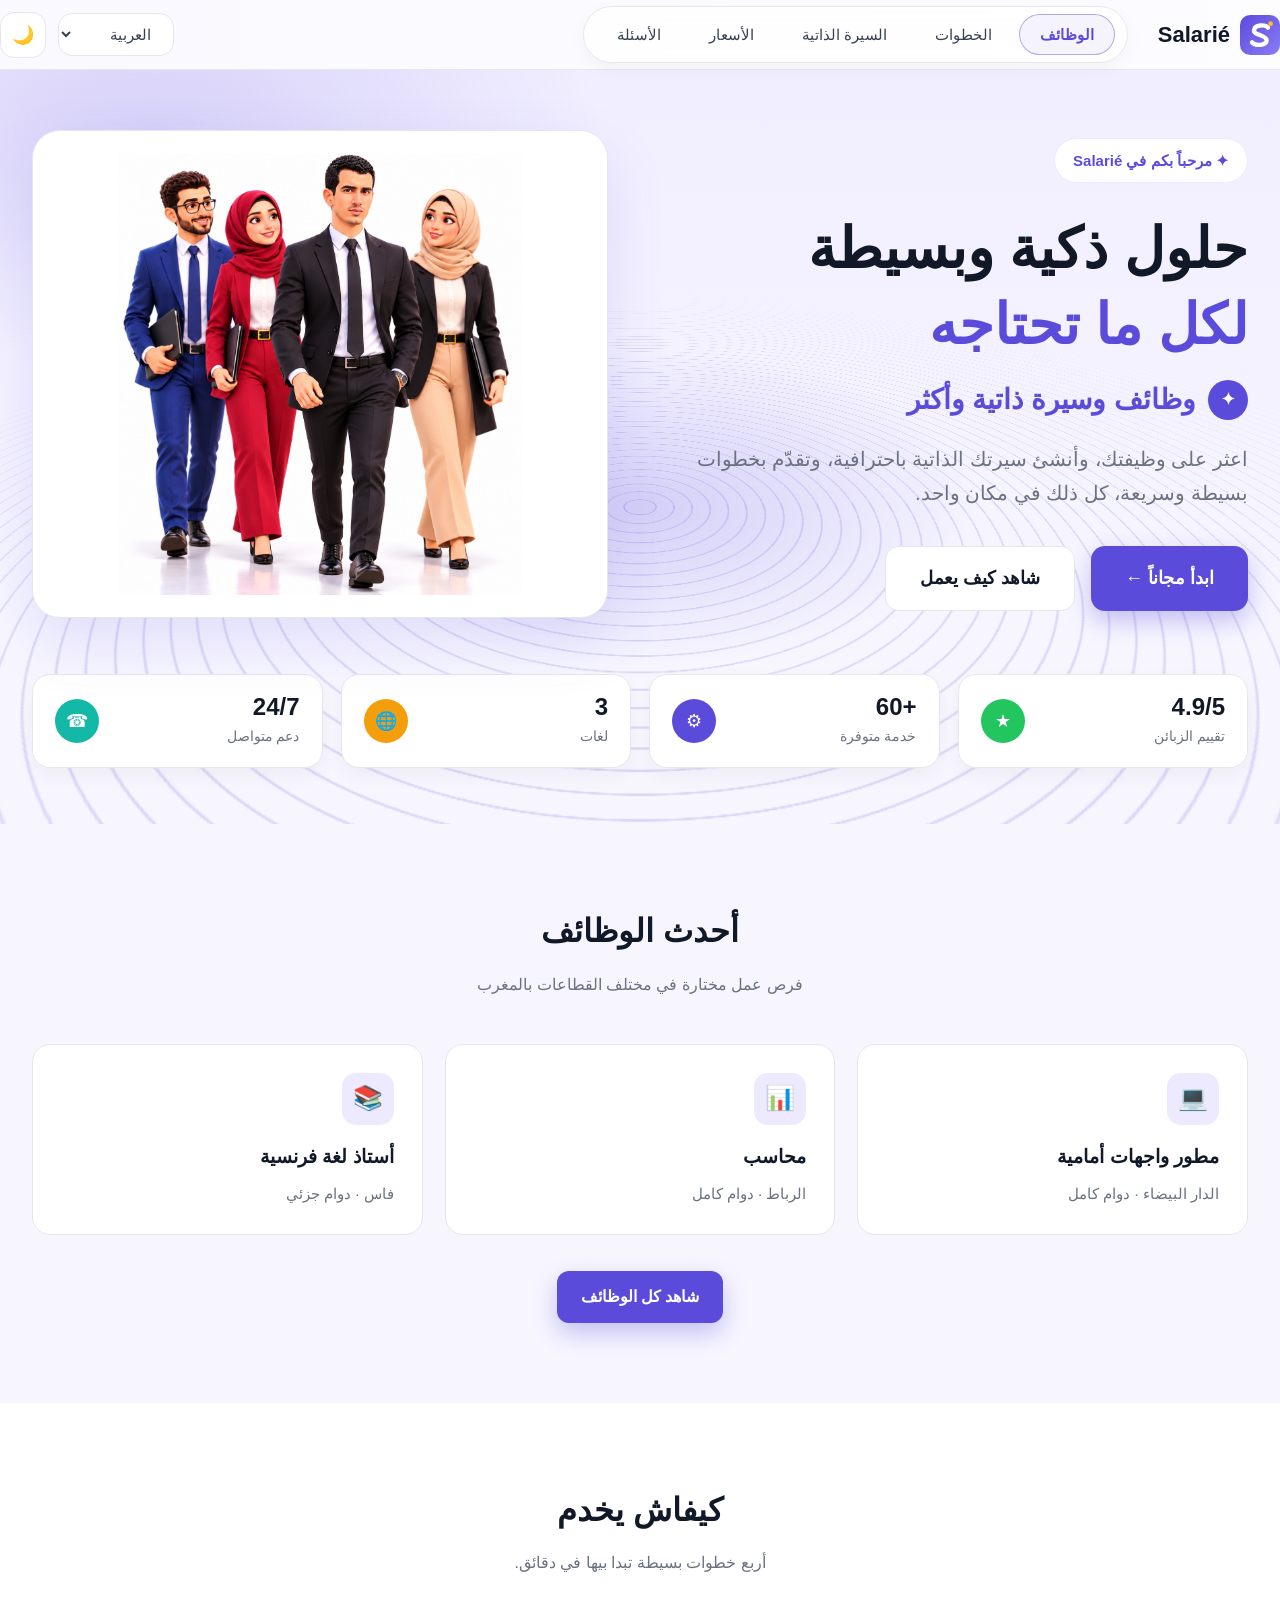
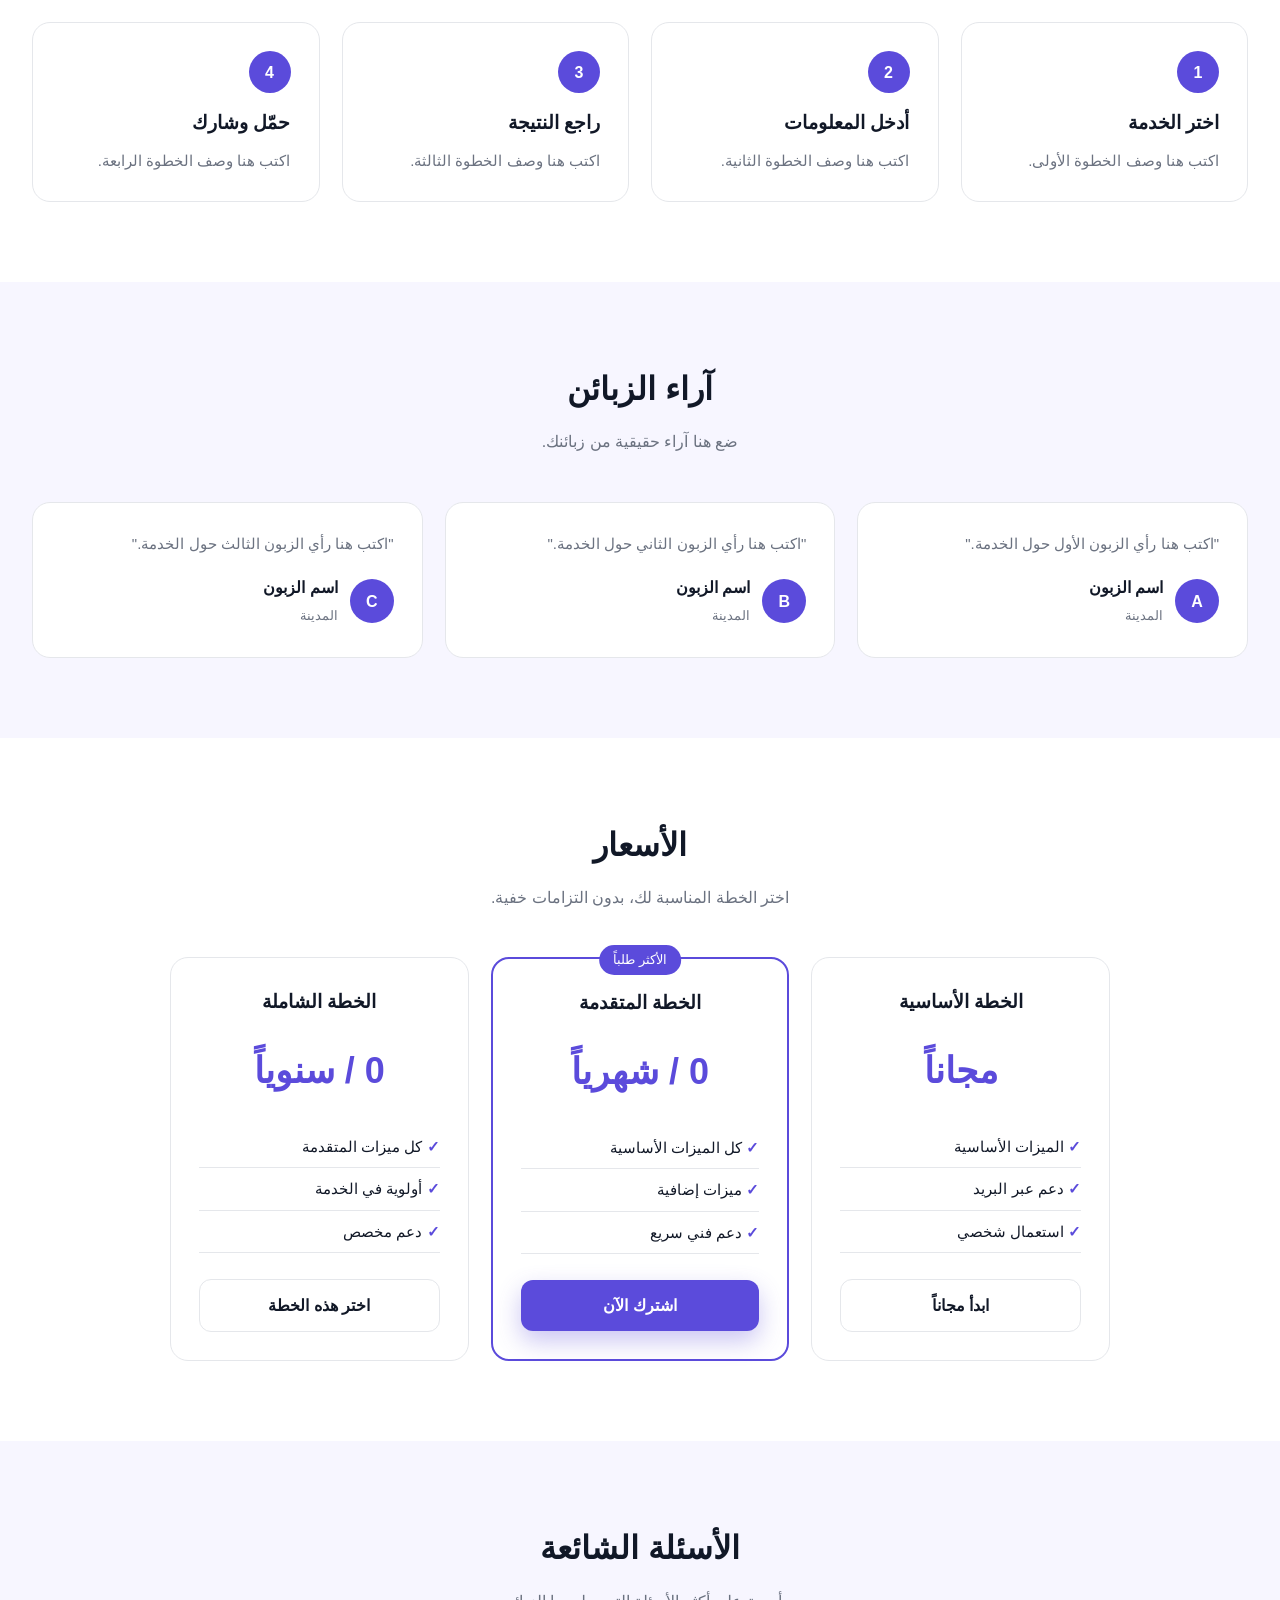
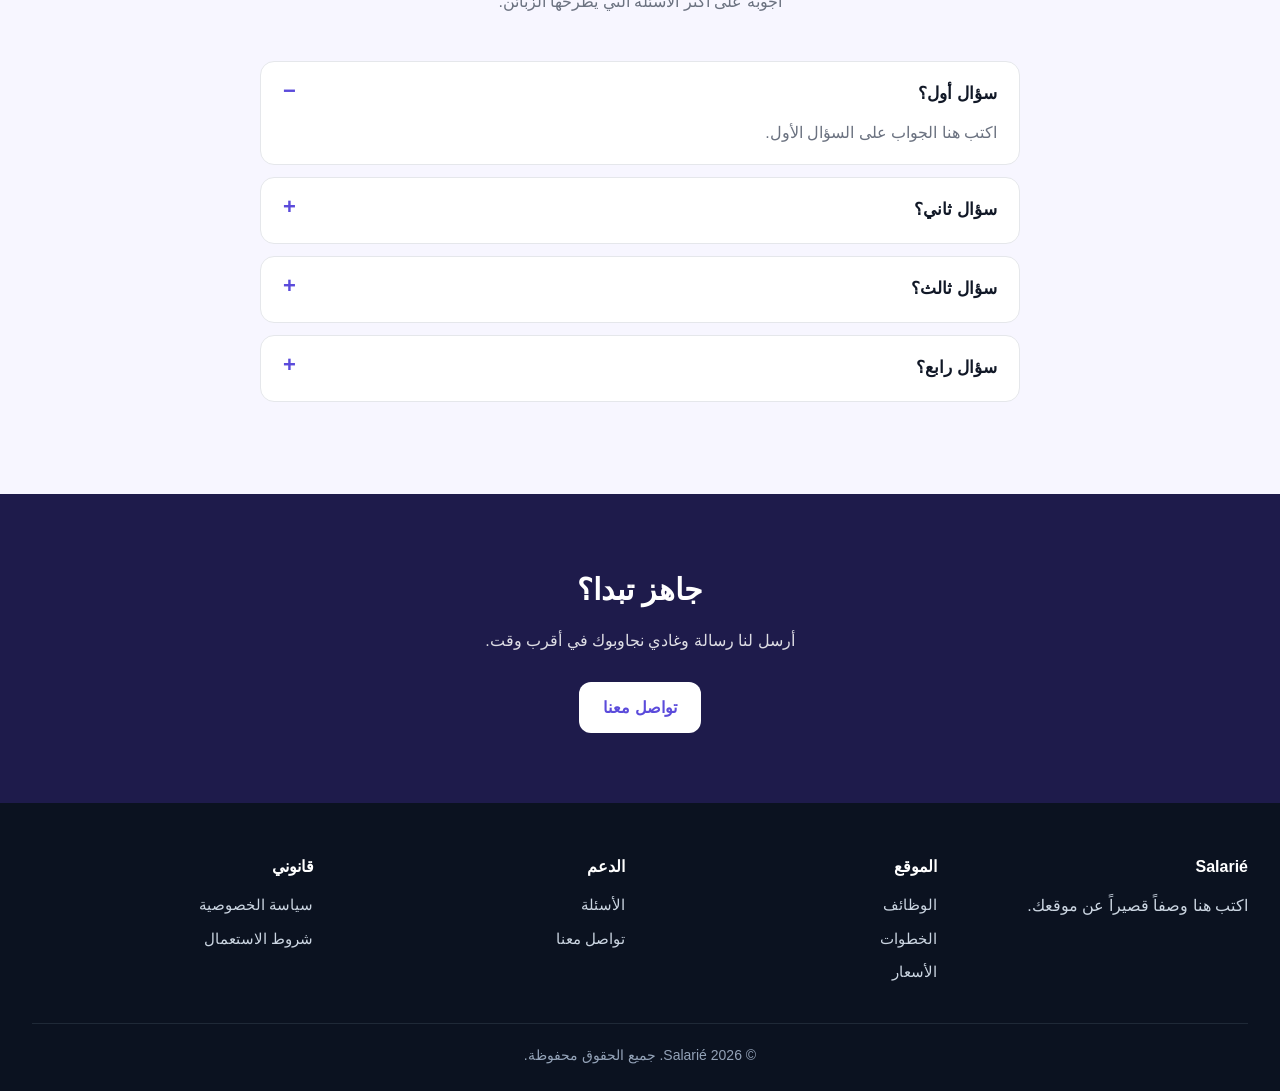
<file: index.html>
<!DOCTYPE html>
<html lang="ar" dir="rtl">
<head>
<meta charset="UTF-8">
<meta name="viewport" content="width=device-width, initial-scale=1.0">
<title>Salarié</title>
<meta name="description" content="Salarié: منصة للبحث عن الوظائف مع أداة لإنشاء السيرة الذاتية والتقديم بسهولة.">
<style>
:root{--primary:#5b4bdb;--primary-dark:#4a3ccc;--ink:#111827;--text2:#374151;--muted:#6b7280;--line:#e5e7eb;--bg:#f7f6ff;--hero-top:#f1eeff;--card:#ffffff;--alt:#ffffff;--pill:#ffffff;--soft:#ede9fe;--glow:#ddd6fe}
:root[data-theme="dark"]{--primary:#7c6cf0;--primary-dark:#6d5ce6;--ink:#f9fafb;--text2:#e5e7eb;--muted:#9ca3af;--line:#1f2937;--bg:#0b1020;--hero-top:#17133a;--card:#111827;--alt:#0f172a;--pill:#111827;--soft:#312e81;--glow:#312e81}
*{box-sizing:border-box;margin:0;padding:0}
html{scroll-behavior:smooth}
body{font-family:Tahoma,Arial,sans-serif;color:var(--ink);background:var(--bg);line-height:1.7;transition:background .3s,color .3s}
a{color:inherit;text-decoration:none}
button,select{font-family:inherit}
.container{max-width:1400px;margin:auto;padding:0 32px}

/* Header */
header{background:var(--card);border-bottom:1px solid var(--line);position:sticky;top:0;z-index:20}
.nav{display:flex;justify-content:space-between;align-items:center;gap:16px;flex-wrap:wrap;padding:6px 0}
.nav-main{display:flex;align-items:center;gap:30px;flex-wrap:wrap}
.logo{display:flex;align-items:center;gap:10px;font-size:22px;font-weight:bold;color:var(--ink)}
.logo-mark{width:40px;height:40px;flex-shrink:0}
.pill-links{display:flex;align-items:center;gap:24px;background:var(--pill);border:1px solid var(--line);border-radius:999px;padding:11px 28px;box-shadow:0 6px 18px rgba(0,0,0,.04)}
.pill-links a{color:var(--text2);font-size:15px;white-space:nowrap}
.pill-links a:hover{color:var(--primary)}
.nav-right{display:flex;align-items:center;gap:12px}
.lang{background:var(--card);color:var(--text2);border:1px solid var(--line);border-radius:14px;padding:11px 18px;font-size:15px;cursor:pointer}
.theme-btn{width:46px;height:46px;border-radius:14px;border:1px solid var(--line);background:var(--card);cursor:pointer;font-size:18px;display:inline-flex;align-items:center;justify-content:center}

/* Jobs dropdown */
.dropdown{position:relative}
.dropdown-menu{position:absolute;top:100%;left:50%;transform:translateX(-50%);min-width:190px;margin-top:12px;padding:8px;background:var(--card);border:1px solid var(--line);border-radius:14px;box-shadow:0 14px 30px rgba(0,0,0,.12);display:none;flex-direction:column;gap:4px;z-index:30}
.dropdown-menu::before{content:"";position:absolute;top:-12px;left:0;right:0;height:12px}
.dropdown:hover .dropdown-menu,.dropdown:focus-within .dropdown-menu{display:flex}
.dropdown-menu a{padding:10px 14px;border-radius:10px;color:var(--text2);white-space:nowrap}
.dropdown-menu a:hover{background:var(--soft);color:var(--primary)}

/* Buttons */
.btn{display:inline-flex;align-items:center;justify-content:center;gap:8px;padding:16px 34px;border-radius:14px;font-weight:bold;font-size:18px;transition:.2s;cursor:pointer;border:none}
.btn-primary{background:var(--primary);color:#fff;box-shadow:0 10px 24px rgba(91,75,219,.32)}
.btn-primary:hover{background:var(--primary-dark)}
.btn-ghost{background:var(--card);color:var(--ink);border:1px solid var(--line)}
.btn-ghost:hover{border-color:var(--primary);color:var(--primary)}
.btn-sm{padding:12px 24px;font-size:16px;border-radius:12px}

/* Hero */
.hero{position:relative;overflow:hidden;background:linear-gradient(180deg,var(--hero-top) 0%,var(--bg) 75%);padding:60px 0 56px}
.hero::before{content:"";position:absolute;inset:-10%;background:repeating-radial-gradient(circle at 78% 55%,transparent 0 40px,rgba(91,75,219,.12) 40px 41px);animation:rings 22s ease-in-out infinite;pointer-events:none}
@keyframes rings{0%{transform:scale(1)}50%{transform:scale(1.03) translate(-10px,6px)}100%{transform:scale(1)}}
.hero .container{position:relative;z-index:1}
.hero-grid{display:grid;grid-template-columns:1fr 1fr;gap:64px;align-items:center}
.hero-text{text-align:start}
.badge-pill{display:inline-flex;align-items:center;gap:8px;background:var(--card);border:1px solid var(--soft);color:var(--primary);padding:9px 18px;border-radius:999px;font-size:15px;font-weight:bold;margin-bottom:28px}
.hero h1{font-size:56px;line-height:1.35;font-weight:800;margin-bottom:14px}
.hero h1 .accent{color:var(--primary)}
.accent-line{display:inline-flex;align-items:center;gap:12px;font-size:28px;font-weight:bold;color:var(--primary);margin-bottom:18px}
.accent-line i{width:40px;height:40px;border-radius:50%;background:var(--primary);color:#fff;display:inline-flex;align-items:center;justify-content:center;font-style:normal;font-size:17px}
.hero-text p{font-size:20px;color:var(--muted);max-width:640px;margin-bottom:36px}
.hero-actions{display:flex;gap:16px;flex-wrap:wrap}
#rotate{display:inline-block;transition:opacity .4s ease,transform .4s ease}
#rotate.out{opacity:0;transform:translateY(-8px)}

.visual{position:relative;background:var(--card);border:1px solid var(--line);border-radius:28px;box-shadow:0 24px 60px rgba(91,75,219,.14);aspect-ratio:1.18;display:flex;align-items:center;justify-content:center;padding:22px;overflow:hidden}
.art-img{width:100%;height:100%;object-fit:contain;display:block}

/* Stats */
.stats{display:grid;grid-template-columns:repeat(4,1fr);gap:18px;margin-top:56px}
.stat{background:var(--card);border:1px solid var(--line);border-radius:18px;padding:18px 22px;display:flex;align-items:center;justify-content:space-between;gap:12px;box-shadow:0 8px 20px rgba(0,0,0,.04)}
.stat strong{display:block;font-size:24px;line-height:1.2}
.stat span{font-size:14px;color:var(--muted)}
.si{width:44px;height:44px;border-radius:50%;display:flex;align-items:center;justify-content:center;color:#fff;font-size:18px;flex-shrink:0}
.si.green{background:#22c55e}
.si.purple{background:var(--primary)}
.si.orange{background:#f59e0b}
.si.teal{background:#14b8a6}

/* Sections */
section{padding:80px 0}
.alt{background:var(--alt)}
.title{text-align:center;margin-bottom:12px;font-size:32px}
.lead{text-align:center;color:var(--muted);max-width:620px;margin:0 auto 46px}
.grid{display:grid;grid-template-columns:repeat(auto-fit,minmax(260px,1fr));gap:22px}
.card{background:var(--card);border:1px solid var(--line);border-radius:18px;padding:28px;transition:.2s}
.card:hover{transform:translateY(-4px);box-shadow:0 10px 25px rgba(0,0,0,.06)}
.card h3{font-size:19px;margin-bottom:8px}
.card p{color:var(--muted);font-size:15px}
.icon{width:52px;height:52px;border-radius:14px;background:var(--soft);display:flex;align-items:center;justify-content:center;font-size:24px;margin-bottom:16px}
.step-num{width:42px;height:42px;border-radius:50%;background:var(--primary);color:#fff;display:flex;align-items:center;justify-content:center;font-weight:bold;margin-bottom:14px}
.quote{font-size:16px;margin-bottom:18px}
.person{display:flex;align-items:center;gap:12px}
.avatar{width:44px;height:44px;border-radius:50%;background:var(--primary);color:#fff;display:flex;align-items:center;justify-content:center;font-weight:bold}
.person small{color:var(--muted)}

/* Pricing */
.plan{text-align:center;display:flex;flex-direction:column;position:relative}
.plan .price{font-size:36px;font-weight:bold;color:var(--primary);margin:14px 0 4px}
.plan ul{list-style:none;margin:20px 0 26px;text-align:start;flex:1}
.plan li{padding:8px 0;border-bottom:1px solid var(--line);font-size:15px}
.plan li::before{content:"✓ ";color:var(--primary);font-weight:bold}
.featured{border:2px solid var(--primary)}
.badge{position:absolute;top:-14px;left:50%;transform:translateX(-50%);background:var(--primary);color:#fff;padding:4px 14px;border-radius:999px;font-size:13px;white-space:nowrap}

/* FAQ */
.faq{max-width:760px;margin:auto}
details{background:var(--card);border:1px solid var(--line);border-radius:14px;padding:18px 22px;margin-bottom:12px}
summary{cursor:pointer;font-weight:bold;font-size:17px;list-style:none}
summary::-webkit-details-marker{display:none}
summary::after{content:"+";float:inline-end;color:var(--primary);font-size:22px;line-height:1}
details[open] summary::after{content:"−"}
details p{margin-top:10px;color:var(--muted)}

/* CTA */
.cta{background:#1e1b4b;color:#fff;text-align:center;padding:70px 20px}
.cta h2{font-size:30px;margin-bottom:12px}
.cta p{opacity:.85;margin-bottom:28px}
.cta .btn-primary{background:#fff;color:var(--primary);box-shadow:none}

/* Footer */
footer{background:#0b1220;color:#cbd5e1;padding:50px 0 24px}
.foot{display:grid;grid-template-columns:repeat(auto-fit,minmax(200px,1fr));gap:30px;margin-bottom:30px}
footer h4{color:#fff;margin-bottom:12px}
footer a{display:block;color:#cbd5e1;margin-bottom:8px;font-size:15px}
footer a:hover{color:#fff}
.copy{text-align:center;border-top:1px solid #1f2937;padding-top:20px;font-size:14px;color:#94a3b8}

@media(max-width:1000px){
  .hero-grid{grid-template-columns:1fr}
  .hero-text{text-align:center}
  .hero-text p{margin-left:auto;margin-right:auto}
  .hero-actions{justify-content:center}
  .accent-line{justify-content:center}
  .badge-pill{margin-left:auto;margin-right:auto}
  .visual{aspect-ratio:auto;height:440px}
  .stats{grid-template-columns:repeat(2,1fr)}
  .pill-links{display:none}
}
@media(max-width:600px){
  .container{padding:0 18px}
  .hero h1{font-size:34px}
  .title{font-size:26px}
}

/* Top bar takes a soft tint */
header{background:linear-gradient(90deg,color-mix(in srgb,var(--hero-top) 35%,var(--card)) 0%,color-mix(in srgb,var(--bg) 35%,var(--card)) 100%)}
header .container{position:relative;z-index:1}

/* ===== Animated vortex circles (hero) ===== */
.hero::before{content:none;animation:none}
.hero{isolation:isolate;
  background:
   radial-gradient(38% 30% at 50% 58%,color-mix(in srgb,var(--primary) 22%,transparent) 0%,transparent 70%),
   radial-gradient(50% 44% at 12% 8%,color-mix(in srgb,var(--primary) 18%,transparent) 0%,transparent 70%),
   linear-gradient(180deg,var(--hero-top) 0%,var(--bg) 75%)}
.hero-vortex{position:absolute;left:50%;top:58%;width:150%;aspect-ratio:1;z-index:0;pointer-events:none;
  transform:translate(-50%,-50%) perspective(760px) rotateX(62deg);transform-origin:50% 50%;opacity:.55;
  -webkit-mask-image:radial-gradient(closest-side,#000 50%,transparent 100%);
          mask-image:radial-gradient(closest-side,#000 50%,transparent 100%)}
.hero-vortex::before{content:"";position:absolute;inset:-20%;
  background:repeating-radial-gradient(circle at 50% 50%,transparent 0,transparent 15px,
   color-mix(in srgb,var(--primary) 34%,transparent) 15.5px,color-mix(in srgb,var(--primary) 34%,transparent) 16.5px,
   transparent 17px,transparent 18px)}
@media (prefers-reduced-motion:no-preference){.hero-vortex::before{animation:vortexBreathe 9s ease-in-out infinite}}
@keyframes vortexBreathe{0%,100%{transform:scale(1);opacity:.9}50%{transform:scale(1.045);opacity:1}}


/* ===== Nav pill: outlined active link like the reference ===== */
.pill-links{gap:6px;padding:7px 12px;background:color-mix(in srgb,var(--pill) 78%,transparent);-webkit-backdrop-filter:blur(8px);backdrop-filter:blur(8px)}
.pill-links>a,.pill-links>.dropdown>a{display:inline-block;padding:9px 20px;border:1.5px solid transparent;border-radius:999px;color:var(--text2);font-size:15px;line-height:1.4;transition:border-color .2s,color .2s,background .2s}
.pill-links>a:hover,.pill-links>.dropdown:hover>a,.pill-links>a:focus-visible,.pill-links>.dropdown>a:focus-visible,
.pill-links>a.active,.pill-links>.dropdown>a.active{border-color:color-mix(in srgb,var(--primary) 45%,transparent);color:var(--primary);background:color-mix(in srgb,var(--primary) 6%,transparent)}
.pill-links>a.active,.pill-links>.dropdown>a.active{font-weight:600}
</style>
</head>
<body>

<header>
  <div class="container nav">
    <div class="nav-main">
      <a class="logo" href="#">
        <svg class="logo-mark" viewBox="0 0 120 120" aria-hidden="true">
          <defs>
            <linearGradient id="lbg" x1="0" y1="0" x2="1" y2="1">
              <stop offset="0" stop-color="#5b4bdb"/>
              <stop offset="1" stop-color="#8b7cf6"/>
            </linearGradient>
          </defs>
          <rect width="120" height="120" rx="30" fill="url(#lbg)"/>
          <path d="M84 38 C76 28 44 28 42 46 C40 60 80 60 80 76 C80 92 46 94 36 82" fill="none" stroke="#ffffff" stroke-width="13" stroke-linecap="round" stroke-linejoin="round"/>
          <circle cx="92" cy="26" r="7" fill="#fbbf24"/>
        </svg>
        <span>Salarié</span>
      </a>
      <nav class="pill-links">
        <div class="dropdown">
          <a class="active" href="#jobs" data-i18n="nav.jobs">الوظائف</a>
          <div class="dropdown-menu">
            <a href="jobs.html?sector=public" data-i18n="sector.public">القطاع العام</a>
            <a href="jobs.html?sector=private" data-i18n="sector.private">القطاع الخاص</a>
          </div>
        </div>
        <a href="#steps" data-i18n="nav.steps">الخطوات</a>
        <a href="jobs.html#cv" data-i18n="nav.cv">السيرة الذاتية</a>
        <a href="#pricing" data-i18n="nav.pricing">الأسعار</a>
        <a href="#faq" data-i18n="nav.faq">الأسئلة</a>
      </nav>
    </div>
    <div class="nav-right">
      <select class="lang" id="langSelect" aria-label="Language">
        <option value="ar">العربية</option>
        <option value="fr">Français</option>
        <option value="en">English</option>
      </select>
      <button class="theme-btn" id="themeBtn" type="button" aria-label="Dark mode">🌙</button>
    </div>
  </div>
</header>

<div class="hero">
  <div class="hero-vortex"></div>
  <div class="container">
    <div class="hero-grid">
      <div class="hero-text">
        <span class="badge-pill" data-i18n="hero.pill">✦ مرحباً بكم في Salarié</span>
        <h1><span id="h1a" data-i18n="hero.h1">حلول ذكية وبسيطة</span><br><span class="accent" id="rotate">لكل ما تحتاجه</span></h1>
        <div class="accent-line"><i>✦</i><span data-i18n="hero.accent">وظائف وسيرة ذاتية وأكثر</span></div>
        <p data-i18n="hero.lead">اعثر على وظيفتك، وأنشئ سيرتك الذاتية باحترافية، وتقدّم بخطوات بسيطة وسريعة، كل ذلك في مكان واحد.</p>
        <div class="hero-actions">
          <a class="btn btn-primary" href="#jobs" data-i18n="hero.btn1">ابدأ مجاناً ←</a>
          <a class="btn btn-ghost" href="#steps" data-i18n="hero.btn2">شاهد كيف يعمل</a>
        </div>
      </div>
      <div class="visual">
        <img class="art-img" src="hero-teachers.jpg" alt="مجموعة من المعلمين والمعلمات يسيرون معاً" data-i18n-alt="hero.alt">
      </div>
    </div>

    <div class="stats">
      <div class="stat"><div><strong>4.9/5</strong><span data-i18n="stat.rating">تقييم الزبائن</span></div><div class="si green">★</div></div>
      <div class="stat"><div><strong>+60</strong><span data-i18n="stat.services">خدمة متوفرة</span></div><div class="si purple">⚙</div></div>
      <div class="stat"><div><strong>3</strong><span data-i18n="stat.languages">لغات</span></div><div class="si orange">🌐</div></div>
      <div class="stat"><div><strong>24/7</strong><span data-i18n="stat.support">دعم متواصل</span></div><div class="si teal">☎</div></div>
    </div>
  </div>
</div>

<section id="jobs">
  <div class="container">
    <h2 class="title" data-i18n="jobs.title">أحدث الوظائف</h2>
    <p class="lead" data-i18n="jobs.lead">فرص عمل مختارة في مختلف القطاعات بالمغرب</p>
    <div class="grid">
      <div class="card"><div class="icon">💻</div><h3 data-i18n="job1.title">مطور واجهات أمامية</h3><p data-i18n="job1.meta">الدار البيضاء · دوام كامل</p></div>
      <div class="card"><div class="icon">📊</div><h3 data-i18n="job2.title">محاسب</h3><p data-i18n="job2.meta">الرباط · دوام كامل</p></div>
      <div class="card"><div class="icon">📚</div><h3 data-i18n="job3.title">أستاذ لغة فرنسية</h3><p data-i18n="job3.meta">فاس · دوام جزئي</p></div>
    </div>
    <div style="text-align:center;margin-top:36px">
      <a class="btn btn-primary btn-sm" href="jobs.html" data-i18n="jobs.more">شاهد كل الوظائف</a>
    </div>
  </div>
</section>

<section id="steps" class="alt">
  <div class="container">
    <h2 class="title" data-i18n="steps.title">كيفاش يخدم</h2>
    <p class="lead" data-i18n="steps.lead">أربع خطوات بسيطة تبدا بيها في دقائق.</p>
    <div class="grid">
      <div class="card"><div class="step-num">1</div><h3 data-i18n="step1.title">اختر الخدمة</h3><p data-i18n="step1.text">اكتب هنا وصف الخطوة الأولى.</p></div>
      <div class="card"><div class="step-num">2</div><h3 data-i18n="step2.title">أدخل المعلومات</h3><p data-i18n="step2.text">اكتب هنا وصف الخطوة الثانية.</p></div>
      <div class="card"><div class="step-num">3</div><h3 data-i18n="step3.title">راجع النتيجة</h3><p data-i18n="step3.text">اكتب هنا وصف الخطوة الثالثة.</p></div>
      <div class="card"><div class="step-num">4</div><h3 data-i18n="step4.title">حمّل وشارك</h3><p data-i18n="step4.text">اكتب هنا وصف الخطوة الرابعة.</p></div>
    </div>
  </div>
</section>

<section id="testimonials">
  <div class="container">
    <h2 class="title" data-i18n="testi.title">آراء الزبائن</h2>
    <p class="lead" data-i18n="testi.lead">ضع هنا آراء حقيقية من زبائنك.</p>
    <div class="grid">
      <div class="card"><p class="quote" data-i18n="testi.q1">"اكتب هنا رأي الزبون الأول حول الخدمة."</p><div class="person"><div class="avatar">A</div><div><strong data-i18n="testi.name">اسم الزبون</strong><br><small data-i18n="testi.city">المدينة</small></div></div></div>
      <div class="card"><p class="quote" data-i18n="testi.q2">"اكتب هنا رأي الزبون الثاني حول الخدمة."</p><div class="person"><div class="avatar">B</div><div><strong data-i18n="testi.name">اسم الزبون</strong><br><small data-i18n="testi.city">المدينة</small></div></div></div>
      <div class="card"><p class="quote" data-i18n="testi.q3">"اكتب هنا رأي الزبون الثالث حول الخدمة."</p><div class="person"><div class="avatar">C</div><div><strong data-i18n="testi.name">اسم الزبون</strong><br><small data-i18n="testi.city">المدينة</small></div></div></div>
    </div>
  </div>
</section>

<section id="pricing" class="alt">
  <div class="container">
    <h2 class="title" data-i18n="pricing.title">الأسعار</h2>
    <p class="lead" data-i18n="pricing.lead">اختر الخطة المناسبة لك، بدون التزامات خفية.</p>
    <div class="grid" style="max-width:940px;margin:auto">
      <div class="card plan">
        <h3 data-i18n="plan1.name">الخطة الأساسية</h3>
        <div class="price" data-i18n="plan1.price">مجاناً</div>
        <ul><li data-i18n="plan1.b1">الميزات الأساسية</li><li data-i18n="plan1.b2">دعم عبر البريد</li><li data-i18n="plan1.b3">استعمال شخصي</li></ul>
        <a class="btn btn-ghost btn-sm" href="#contact" style="justify-content:center" data-i18n="plan1.cta">ابدأ مجاناً</a>
      </div>
      <div class="card plan featured">
        <span class="badge" data-i18n="pricing.badge">الأكثر طلباً</span>
        <h3 data-i18n="plan2.name">الخطة المتقدمة</h3>
        <div class="price" data-i18n="plan2.price">0 / شهرياً</div>
        <ul><li data-i18n="plan2.b1">كل الميزات الأساسية</li><li data-i18n="plan2.b2">ميزات إضافية</li><li data-i18n="plan2.b3">دعم فني سريع</li></ul>
        <a class="btn btn-primary btn-sm" href="#contact" style="justify-content:center" data-i18n="plan2.cta">اشترك الآن</a>
      </div>
      <div class="card plan">
        <h3 data-i18n="plan3.name">الخطة الشاملة</h3>
        <div class="price" data-i18n="plan3.price">0 / سنوياً</div>
        <ul><li data-i18n="plan3.b1">كل ميزات المتقدمة</li><li data-i18n="plan3.b2">أولوية في الخدمة</li><li data-i18n="plan3.b3">دعم مخصص</li></ul>
        <a class="btn btn-ghost btn-sm" href="#contact" style="justify-content:center" data-i18n="plan3.cta">اختر هذه الخطة</a>
      </div>
    </div>
  </div>
</section>

<section id="faq">
  <div class="container">
    <h2 class="title" data-i18n="faq.title">الأسئلة الشائعة</h2>
    <p class="lead" data-i18n="faq.lead">أجوبة على أكثر الأسئلة التي يطرحها الزبائن.</p>
    <div class="faq">
      <details open><summary data-i18n="faq.q1">سؤال أول؟</summary><p data-i18n="faq.a1">اكتب هنا الجواب على السؤال الأول.</p></details>
      <details><summary data-i18n="faq.q2">سؤال ثاني؟</summary><p data-i18n="faq.a2">اكتب هنا الجواب على السؤال الثاني.</p></details>
      <details><summary data-i18n="faq.q3">سؤال ثالث؟</summary><p data-i18n="faq.a3">اكتب هنا الجواب على السؤال الثالث.</p></details>
      <details><summary data-i18n="faq.q4">سؤال رابع؟</summary><p data-i18n="faq.a4">اكتب هنا الجواب على السؤال الرابع.</p></details>
    </div>
  </div>
</section>

<div class="cta" id="contact">
  <h2 data-i18n="cta.title">جاهز تبدا؟</h2>
  <p data-i18n="cta.text">أرسل لنا رسالة وغادي نجاوبوك في أقرب وقت.</p>
  <a class="btn btn-primary btn-sm" href="mailto:contact@example.com" data-i18n="cta.btn">تواصل معنا</a>
</div>

<footer>
  <div class="container">
    <div class="foot">
      <div>
        <h4>Salarié</h4>
        <p data-i18n="footer.desc">اكتب هنا وصفاً قصيراً عن موقعك.</p>
      </div>
      <div>
        <h4 data-i18n="footer.h2">الموقع</h4>
        <a href="#jobs" data-i18n="nav.jobs">الوظائف</a>
        <a href="#steps" data-i18n="nav.steps">الخطوات</a>
        <a href="#pricing" data-i18n="nav.pricing">الأسعار</a>
      </div>
      <div>
        <h4 data-i18n="footer.h3">الدعم</h4>
        <a href="#faq" data-i18n="nav.faq">الأسئلة الشائعة</a>
        <a href="#contact" data-i18n="cta.btn">تواصل معنا</a>
      </div>
      <div>
        <h4 data-i18n="footer.h4">قانوني</h4>
        <a href="#" data-i18n="footer.privacy">سياسة الخصوصية</a>
        <a href="#" data-i18n="footer.terms">شروط الاستعمال</a>
      </div>
    </div>
    <div class="copy" data-i18n="footer.copy">© 2026 Salarié. جميع الحقوق محفوظة.</div>
  </div>
</footer>

<script>
  const T = {
    ar: {
      "nav.jobs": "الوظائف", "sector.public": "القطاع العام", "sector.private": "القطاع الخاص",
      "nav.steps": "الخطوات", "nav.cv": "السيرة الذاتية", "nav.pricing": "الأسعار", "nav.faq": "الأسئلة",
      "hero.pill": "✦ مرحباً بكم في Salarié", "hero.h1": "حلول ذكية وبسيطة",
      "hero.words": ["لكل ما تحتاجه", "بكل سهولة", "في أي وقت"],
      "hero.accent": "وظائف وسيرة ذاتية وأكثر",
      "hero.lead": "اعثر على وظيفتك، وأنشئ سيرتك الذاتية باحترافية، وتقدّم بخطوات بسيطة وسريعة، كل ذلك في مكان واحد.",
      "hero.btn1": "ابدأ مجاناً ←", "hero.btn2": "شاهد كيف يعمل", "hero.alt": "مجموعة من المعلمين والمعلمات يسيرون معاً",
      "stat.rating": "تقييم الزبائن", "stat.services": "خدمة متوفرة", "stat.languages": "لغات", "stat.support": "دعم متواصل",
      "jobs.title": "أحدث الوظائف", "jobs.lead": "فرص عمل مختارة في مختلف القطاعات بالمغرب", "jobs.more": "شاهد كل الوظائف",
      "job1.title": "مطور واجهات أمامية", "job1.meta": "الدار البيضاء · دوام كامل",
      "job2.title": "محاسب", "job2.meta": "الرباط · دوام كامل",
      "job3.title": "أستاذ لغة فرنسية", "job3.meta": "فاس · دوام جزئي",
      "steps.title": "كيفاش يخدم", "steps.lead": "أربع خطوات بسيطة تبدا بيها في دقائق.",
      "step1.title": "اختر الخدمة", "step1.text": "اكتب هنا وصف الخطوة الأولى.",
      "step2.title": "أدخل المعلومات", "step2.text": "اكتب هنا وصف الخطوة الثانية.",
      "step3.title": "راجع النتيجة", "step3.text": "اكتب هنا وصف الخطوة الثالثة.",
      "step4.title": "حمّل وشارك", "step4.text": "اكتب هنا وصف الخطوة الرابعة.",
      "testi.title": "آراء الزبائن", "testi.lead": "ضع هنا آراء حقيقية من زبائنك.",
      "testi.q1": "\"اكتب هنا رأي الزبون الأول حول الخدمة.\"", "testi.q2": "\"اكتب هنا رأي الزبون الثاني حول الخدمة.\"", "testi.q3": "\"اكتب هنا رأي الزبون الثالث حول الخدمة.\"",
      "testi.name": "اسم الزبون", "testi.city": "المدينة",
      "pricing.title": "الأسعار", "pricing.lead": "اختر الخطة المناسبة لك، بدون التزامات خفية.", "pricing.badge": "الأكثر طلباً",
      "plan1.name": "الخطة الأساسية", "plan1.price": "مجاناً", "plan1.b1": "الميزات الأساسية", "plan1.b2": "دعم عبر البريد", "plan1.b3": "استعمال شخصي", "plan1.cta": "ابدأ مجاناً",
      "plan2.name": "الخطة المتقدمة", "plan2.price": "0 / شهرياً", "plan2.b1": "كل الميزات الأساسية", "plan2.b2": "ميزات إضافية", "plan2.b3": "دعم فني سريع", "plan2.cta": "اشترك الآن",
      "plan3.name": "الخطة الشاملة", "plan3.price": "0 / سنوياً", "plan3.b1": "كل ميزات المتقدمة", "plan3.b2": "أولوية في الخدمة", "plan3.b3": "دعم مخصص", "plan3.cta": "اختر هذه الخطة",
      "faq.title": "الأسئلة الشائعة", "faq.lead": "أجوبة على أكثر الأسئلة التي يطرحها الزبائن.",
      "faq.q1": "سؤال أول؟", "faq.a1": "اكتب هنا الجواب على السؤال الأول.",
      "faq.q2": "سؤال ثاني؟", "faq.a2": "اكتب هنا الجواب على السؤال الثاني.",
      "faq.q3": "سؤال ثالث؟", "faq.a3": "اكتب هنا الجواب على السؤال الثالث.",
      "faq.q4": "سؤال رابع؟", "faq.a4": "اكتب هنا الجواب على السؤال الرابع.",
      "cta.title": "جاهز تبدا؟", "cta.text": "أرسل لنا رسالة وغادي نجاوبوك في أقرب وقت.", "cta.btn": "تواصل معنا",
      "footer.desc": "اكتب هنا وصفاً قصيراً عن موقعك.", "footer.h2": "الموقع", "footer.h3": "الدعم", "footer.h4": "قانوني",
      "footer.privacy": "سياسة الخصوصية", "footer.terms": "شروط الاستعمال", "footer.copy": "© 2026 Salarié. جميع الحقوق محفوظة."
    },
    fr: {
      "nav.jobs": "Emplois", "sector.public": "Secteur public", "sector.private": "Secteur privé",
      "nav.steps": "Étapes", "nav.cv": "CV", "nav.pricing": "Tarifs", "nav.faq": "FAQ",
      "hero.pill": "✦ Bienvenue sur Salarié", "hero.h1": "Des solutions simples et intelligentes",
      "hero.words": ["pour tout ce dont vous avez besoin", "en toute simplicité", "à tout moment"],
      "hero.accent": "Emplois, CV et plus",
      "hero.lead": "Trouvez un emploi, créez votre CV et postulez en quelques étapes simples.",
      "hero.btn1": "Commencer gratuitement →", "hero.btn2": "Voir comment ça marche", "hero.alt": "Un groupe d’enseignants qui marchent ensemble",
      "stat.rating": "Note des clients", "stat.services": "Services disponibles", "stat.languages": "Langues", "stat.support": "Support continu",
      "jobs.title": "Dernières offres", "jobs.lead": "Des offres d’emploi sélectionnées dans tous les secteurs au Maroc", "jobs.more": "Voir toutes les offres",
      "job1.title": "Développeur front-end", "job1.meta": "Casablanca · Temps plein",
      "job2.title": "Comptable", "job2.meta": "Rabat · Temps plein",
      "job3.title": "Professeur de français", "job3.meta": "Fès · Temps partiel",
      "steps.title": "Comment ça marche", "steps.lead": "Quatre étapes simples pour commencer en quelques minutes.",
      "step1.title": "Choisissez un service", "step1.text": "Écrivez ici la description de la première étape.",
      "step2.title": "Saisissez vos informations", "step2.text": "Écrivez ici la description de la deuxième étape.",
      "step3.title": "Vérifiez le résultat", "step3.text": "Écrivez ici la description de la troisième étape.",
      "step4.title": "Téléchargez et partagez", "step4.text": "Écrivez ici la description de la quatrième étape.",
      "testi.title": "Avis clients", "testi.lead": "Ajoutez ici les avis réels de vos clients.",
      "testi.q1": "« Écrivez ici l’avis du premier client sur le service. »", "testi.q2": "« Écrivez ici l’avis du deuxième client sur le service. »", "testi.q3": "« Écrivez ici l’avis du troisième client sur le service. »",
      "testi.name": "Nom du client", "testi.city": "Ville",
      "pricing.title": "Tarifs", "pricing.lead": "Choisissez le forfait qui vous convient, sans engagement caché.", "pricing.badge": "Le plus demandé",
      "plan1.name": "Forfait de base", "plan1.price": "Gratuit", "plan1.b1": "Fonctionnalités de base", "plan1.b2": "Support par e-mail", "plan1.b3": "Usage personnel", "plan1.cta": "Commencer gratuitement",
      "plan2.name": "Forfait avancé", "plan2.price": "0 / mois", "plan2.b1": "Toutes les fonctionnalités de base", "plan2.b2": "Fonctionnalités supplémentaires", "plan2.b3": "Support technique rapide", "plan2.cta": "S’abonner",
      "plan3.name": "Forfait complet", "plan3.price": "0 / an", "plan3.b1": "Tout le forfait avancé", "plan3.b2": "Service prioritaire", "plan3.b3": "Support dédié", "plan3.cta": "Choisir ce forfait",
      "faq.title": "Questions fréquentes", "faq.lead": "Réponses aux questions les plus fréquentes de nos clients.",
      "faq.q1": "Première question ?", "faq.a1": "Écrivez ici la réponse à la première question.",
      "faq.q2": "Deuxième question ?", "faq.a2": "Écrivez ici la réponse à la deuxième question.",
      "faq.q3": "Troisième question ?", "faq.a3": "Écrivez ici la réponse à la troisième question.",
      "faq.q4": "Quatrième question ?", "faq.a4": "Écrivez ici la réponse à la quatrième question.",
      "cta.title": "Prêt à commencer ?", "cta.text": "Envoyez-nous un message, nous vous répondrons dans les plus brefs délais.", "cta.btn": "Contactez-nous",
      "footer.desc": "Décrivez brièvement votre site ici.", "footer.h2": "Site", "footer.h3": "Support", "footer.h4": "Mentions légales",
      "footer.privacy": "Politique de confidentialité", "footer.terms": "Conditions d’utilisation", "footer.copy": "© 2026 Salarié. Tous droits réservés."
    },
    en: {
      "nav.jobs": "Jobs", "sector.public": "Public sector", "sector.private": "Private sector",
      "nav.steps": "Steps", "nav.cv": "Resume", "nav.pricing": "Pricing", "nav.faq": "FAQ",
      "hero.pill": "✦ Welcome to Salarié", "hero.h1": "Smart and simple solutions",
      "hero.words": ["for everything you need", "made simple", "anytime"],
      "hero.accent": "Jobs, resume and more",
      "hero.lead": "Find jobs, build your resume, and apply in a few simple steps.",
      "hero.btn1": "Start for free →", "hero.btn2": "See how it works", "hero.alt": "A group of teachers walking together",
      "stat.rating": "Customer rating", "stat.services": "Services available", "stat.languages": "Languages", "stat.support": "Ongoing support",
      "jobs.title": "Latest jobs", "jobs.lead": "Selected job opportunities across sectors in Morocco", "jobs.more": "See all jobs",
      "job1.title": "Front-end developer", "job1.meta": "Casablanca · Full-time",
      "job2.title": "Accountant", "job2.meta": "Rabat · Full-time",
      "job3.title": "French teacher", "job3.meta": "Fez · Part-time",
      "steps.title": "How it works", "steps.lead": "Four simple steps to get started in minutes.",
      "step1.title": "Choose a service", "step1.text": "Write the description of step one here.",
      "step2.title": "Enter your information", "step2.text": "Write the description of step two here.",
      "step3.title": "Review the result", "step3.text": "Write the description of step three here.",
      "step4.title": "Download and share", "step4.text": "Write the description of step four here.",
      "testi.title": "Customer reviews", "testi.lead": "Add real reviews from your customers here.",
      "testi.q1": "\"Write the first customer review about the service here.\"", "testi.q2": "\"Write the second customer review about the service here.\"", "testi.q3": "\"Write the third customer review about the service here.\"",
      "testi.name": "Customer name", "testi.city": "City",
      "pricing.title": "Pricing", "pricing.lead": "Choose the plan that fits you, with no hidden commitments.", "pricing.badge": "Most popular",
      "plan1.name": "Basic plan", "plan1.price": "Free", "plan1.b1": "Core features", "plan1.b2": "Email support", "plan1.b3": "Personal use", "plan1.cta": "Start free",
      "plan2.name": "Advanced plan", "plan2.price": "0 / month", "plan2.b1": "All core features", "plan2.b2": "Extra features", "plan2.b3": "Fast technical support", "plan2.cta": "Subscribe now",
      "plan3.name": "Complete plan", "plan3.price": "0 / year", "plan3.b1": "Everything in Advanced", "plan3.b2": "Priority service", "plan3.b3": "Dedicated support", "plan3.cta": "Choose this plan",
      "faq.title": "Frequently asked questions", "faq.lead": "Answers to the questions customers ask most often.",
      "faq.q1": "First question?", "faq.a1": "Write the answer to the first question here.",
      "faq.q2": "Second question?", "faq.a2": "Write the answer to the second question here.",
      "faq.q3": "Third question?", "faq.a3": "Write the answer to the third question here.",
      "faq.q4": "Fourth question?", "faq.a4": "Write the answer to the fourth question here.",
      "cta.title": "Ready to start?", "cta.text": "Send us a message and we will get back to you as soon as possible.", "cta.btn": "Contact us",
      "footer.desc": "Write a short description of your site here.", "footer.h2": "Site", "footer.h3": "Support", "footer.h4": "Legal",
      "footer.privacy": "Privacy policy", "footer.terms": "Terms of use", "footer.copy": "© 2026 Salarié. All rights reserved."
    }
  };

  const rotateEl = document.getElementById("rotate");
  let words = T.ar["hero.words"];
  let wordIndex = 0;
  let rotateTimer = null;

  function startRotation() {
    clearInterval(rotateTimer);
    rotateTimer = setInterval(() => {
      rotateEl.classList.add("out");
      setTimeout(() => {
        wordIndex = (wordIndex + 1) % words.length;
        rotateEl.textContent = words[wordIndex];
        rotateEl.classList.remove("out");
      }, 400);
    }, 2600);
  }

  function setLanguage(lang) {
    const d = T[lang];
    document.documentElement.lang = lang;
    document.documentElement.dir = lang === "ar" ? "rtl" : "ltr";
    document.querySelectorAll("[data-i18n]").forEach(el => {
      const value = d[el.dataset.i18n];
      if (value !== undefined) el.textContent = value;
    });
    document.querySelectorAll("[data-i18n-alt]").forEach(el => {
      el.alt = d[el.dataset.i18nAlt];
    });
    words = d["hero.words"];
    wordIndex = 0;
    rotateEl.textContent = words[0];
    startRotation();
    document.getElementById("langSelect").value = lang;
    try { localStorage.setItem("lang", lang); } catch (e) {}
  }

  function setTheme(theme) {
    document.documentElement.setAttribute("data-theme", theme);
    document.getElementById("themeBtn").textContent = theme === "dark" ? "☀️" : "🌙";
    try { localStorage.setItem("theme", theme); } catch (e) {}
  }

  document.getElementById("langSelect").addEventListener("change", e => setLanguage(e.target.value));
  document.getElementById("themeBtn").addEventListener("click", () => {
    setTheme(document.documentElement.getAttribute("data-theme") === "dark" ? "light" : "dark");
  });

  let savedLang = null, savedTheme = null;
  try {
    savedLang = localStorage.getItem("lang");
    savedTheme = localStorage.getItem("theme");
  } catch (e) {}
  const prefersDark = window.matchMedia && window.matchMedia("(prefers-color-scheme: dark)").matches;
  setTheme(savedTheme || (prefersDark ? "dark" : "light"));
  setLanguage(T[savedLang] ? savedLang : "ar");
</script>

</body>
</html>
</file>
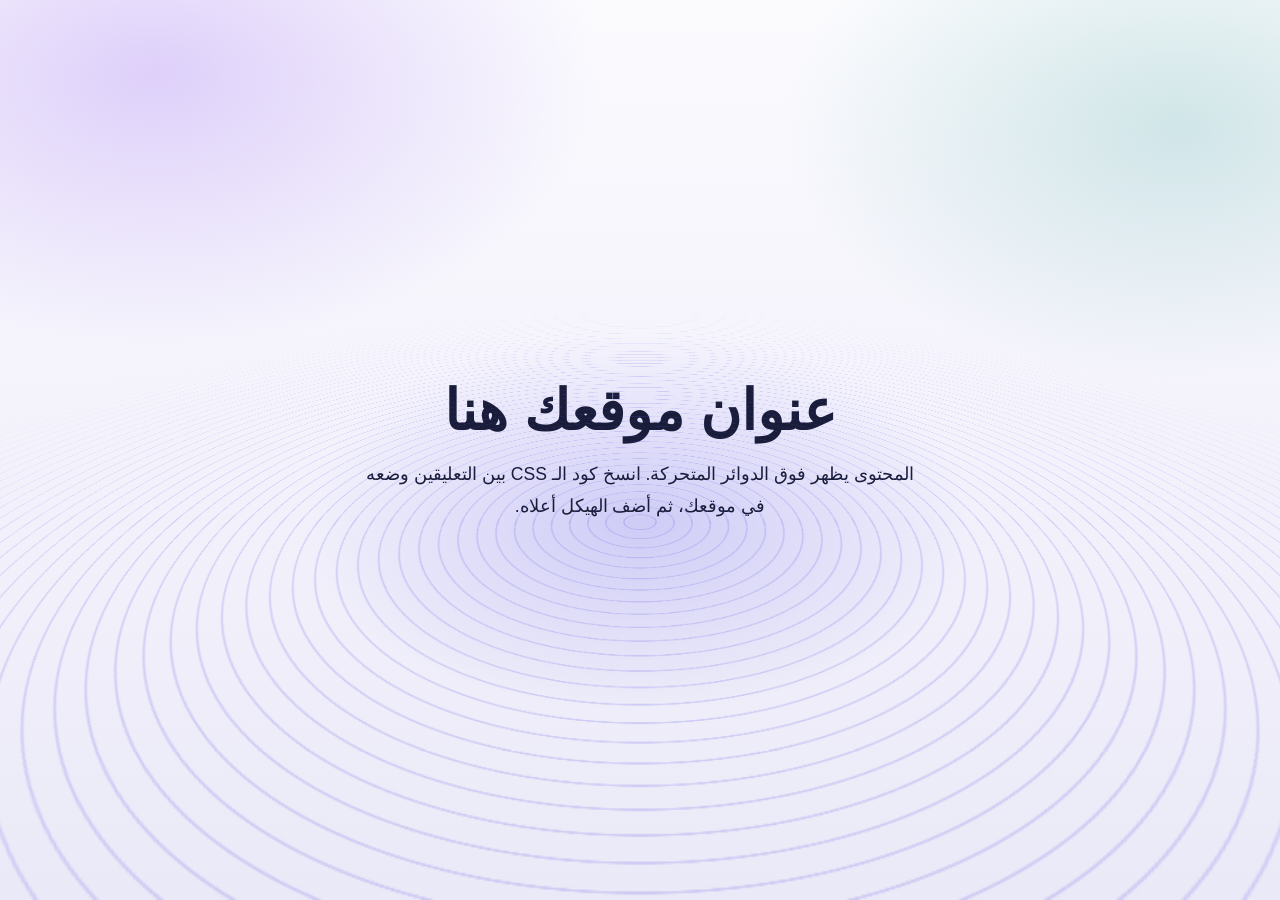
<file: hero-vortex.html>
<!DOCTYPE html>
<html lang="ar" dir="rtl">
<head>
<meta charset="UTF-8">
<meta name="viewport" content="width=device-width, initial-scale=1">
<title>الدوائر المتحركة - Hero Vortex</title>
<style>
  /* ===== الألوان والإعدادات (عدّلها كما تشاء) ===== */
  :root {
    --brand: 243 75% 59%;
    --brand-violet: 262 83% 58%;
    --brand-teal: 175 74% 32%;
    --vortex-speed: 9s;
    --vortex-opacity: .55;
    --vortex-line: .34;
  }

  /* ===== أساسيات الصفحة (للعرض فقط، يمكن حذفها عند النسخ) ===== */
  * { box-sizing: border-box; }
  body {
    margin: 0;
    font-family: "Cairo", "Segoe UI", Tahoma, sans-serif;
    color: #1a1d3a;
  }

  /* ===== بداية كود الدوائر: انسخ من هنا ===== */
  .hero-scene {
    position: relative;
    overflow: hidden;
    isolation: isolate;
    background:
      radial-gradient(38% 30% at 50% 58%, hsl(var(--brand) / .22) 0%, transparent 70%),
      radial-gradient(50% 44% at 12% 8%,  hsl(var(--brand-violet) / .22) 0%, transparent 70%),
      radial-gradient(44% 40% at 92% 14%, hsl(var(--brand-teal) / .18) 0%, transparent 70%),
      linear-gradient(180deg, #fbfbfe, #f4f3fc 46%, #eae9f7);
  }

  .hero-vortex {
    position: absolute;
    left: 50%;
    top: 58%;
    width: 150%;
    aspect-ratio: 1;
    transform: translate(-50%, -50%) perspective(760px) rotateX(62deg);
    transform-origin: 50% 50%;
    opacity: var(--vortex-opacity);
    -webkit-mask-image: radial-gradient(closest-side, #000 50%, transparent 100%);
            mask-image: radial-gradient(closest-side, #000 50%, transparent 100%);
    pointer-events: none;
    z-index: 0;
  }

  .hero-vortex::before {
    content: "";
    position: absolute;
    inset: -20%;
    background: repeating-radial-gradient(
      circle at 50% 50%,
      hsl(var(--brand) / 0) 0,
      hsl(var(--brand) / 0) 15px,
      hsl(var(--brand) / var(--vortex-line)) 15.5px,
      hsl(var(--brand) / var(--vortex-line)) 16.5px,
      hsl(var(--brand) / 0) 17px,
      hsl(var(--brand) / 0) 18px
    );
  }

  @media (prefers-reduced-motion: no-preference) {
    .hero-vortex::before {
      animation: heroVortexBreathe var(--vortex-speed) ease-in-out infinite;
    }
  }

  @keyframes heroVortexBreathe {
    0%, 100% { transform: scale(1);     opacity: .9; }
    50%      { transform: scale(1.045); opacity: 1;  }
  }

  .hero-vortex.flat { transform: translate(-50%, -50%); }

  .hero-content { position: relative; z-index: 1; }
  /* ===== نهاية كود الدوائر ===== */

  /* ===== تنسيق صفحة العرض ===== */
  .hero-scene { min-height: 100vh; display: grid; place-items: center; }
  .hero-content { text-align: center; padding: 2rem; max-width: 40rem; }
  .hero-content h1 { font-size: clamp(2rem, 5vw, 3.5rem); margin: 0 0 1rem; }
  .hero-content p { font-size: 1.1rem; line-height: 1.8; margin: 0; }
</style>
</head>
<body>

  <!-- ===== الهيكل: انسخ هذا الجزء إلى موقعك ===== -->
  <section class="hero-scene">
    <div class="hero-vortex"></div>
    <div class="hero-content">
      <h1>عنوان موقعك هنا</h1>
      <p>المحتوى يظهر فوق الدوائر المتحركة. انسخ كود الـ CSS بين التعليقين وضعه في موقعك، ثم أضف الهيكل أعلاه.</p>
    </div>
  </section>

</body>
</html>
</file>
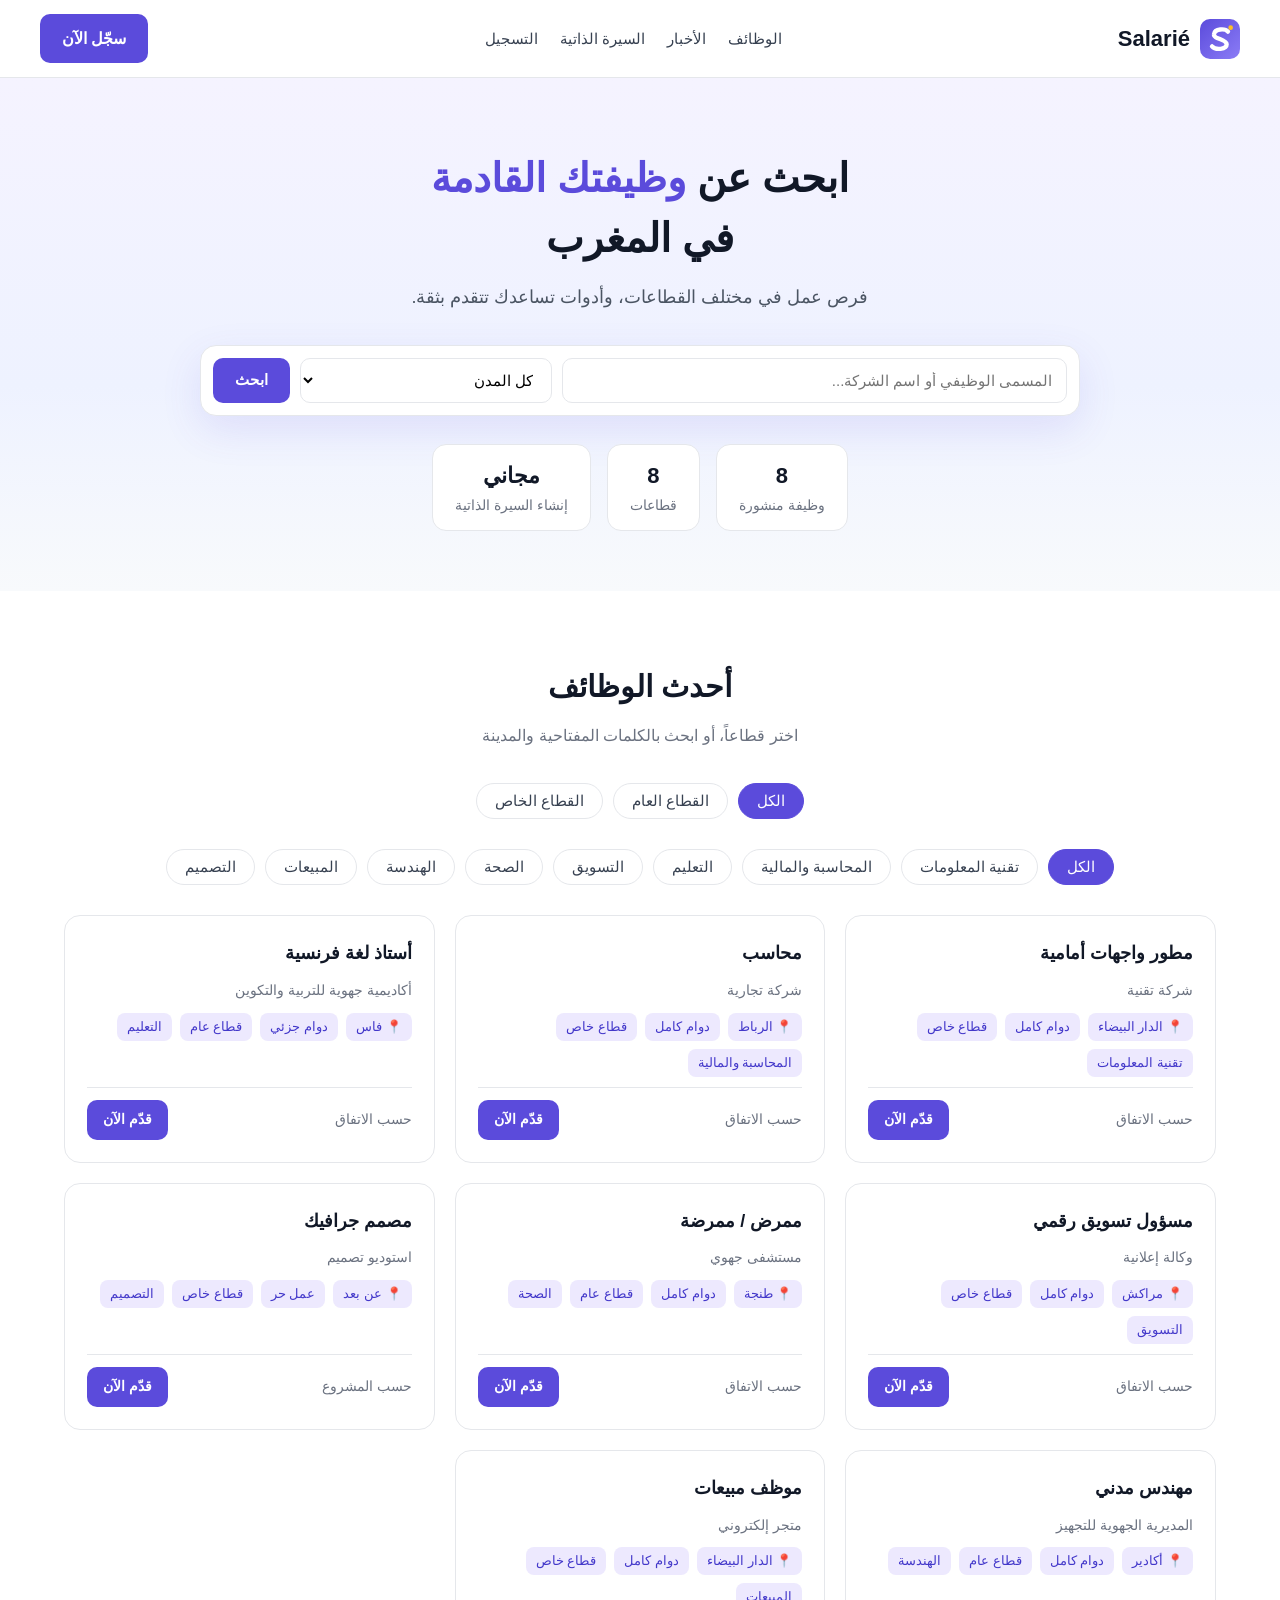
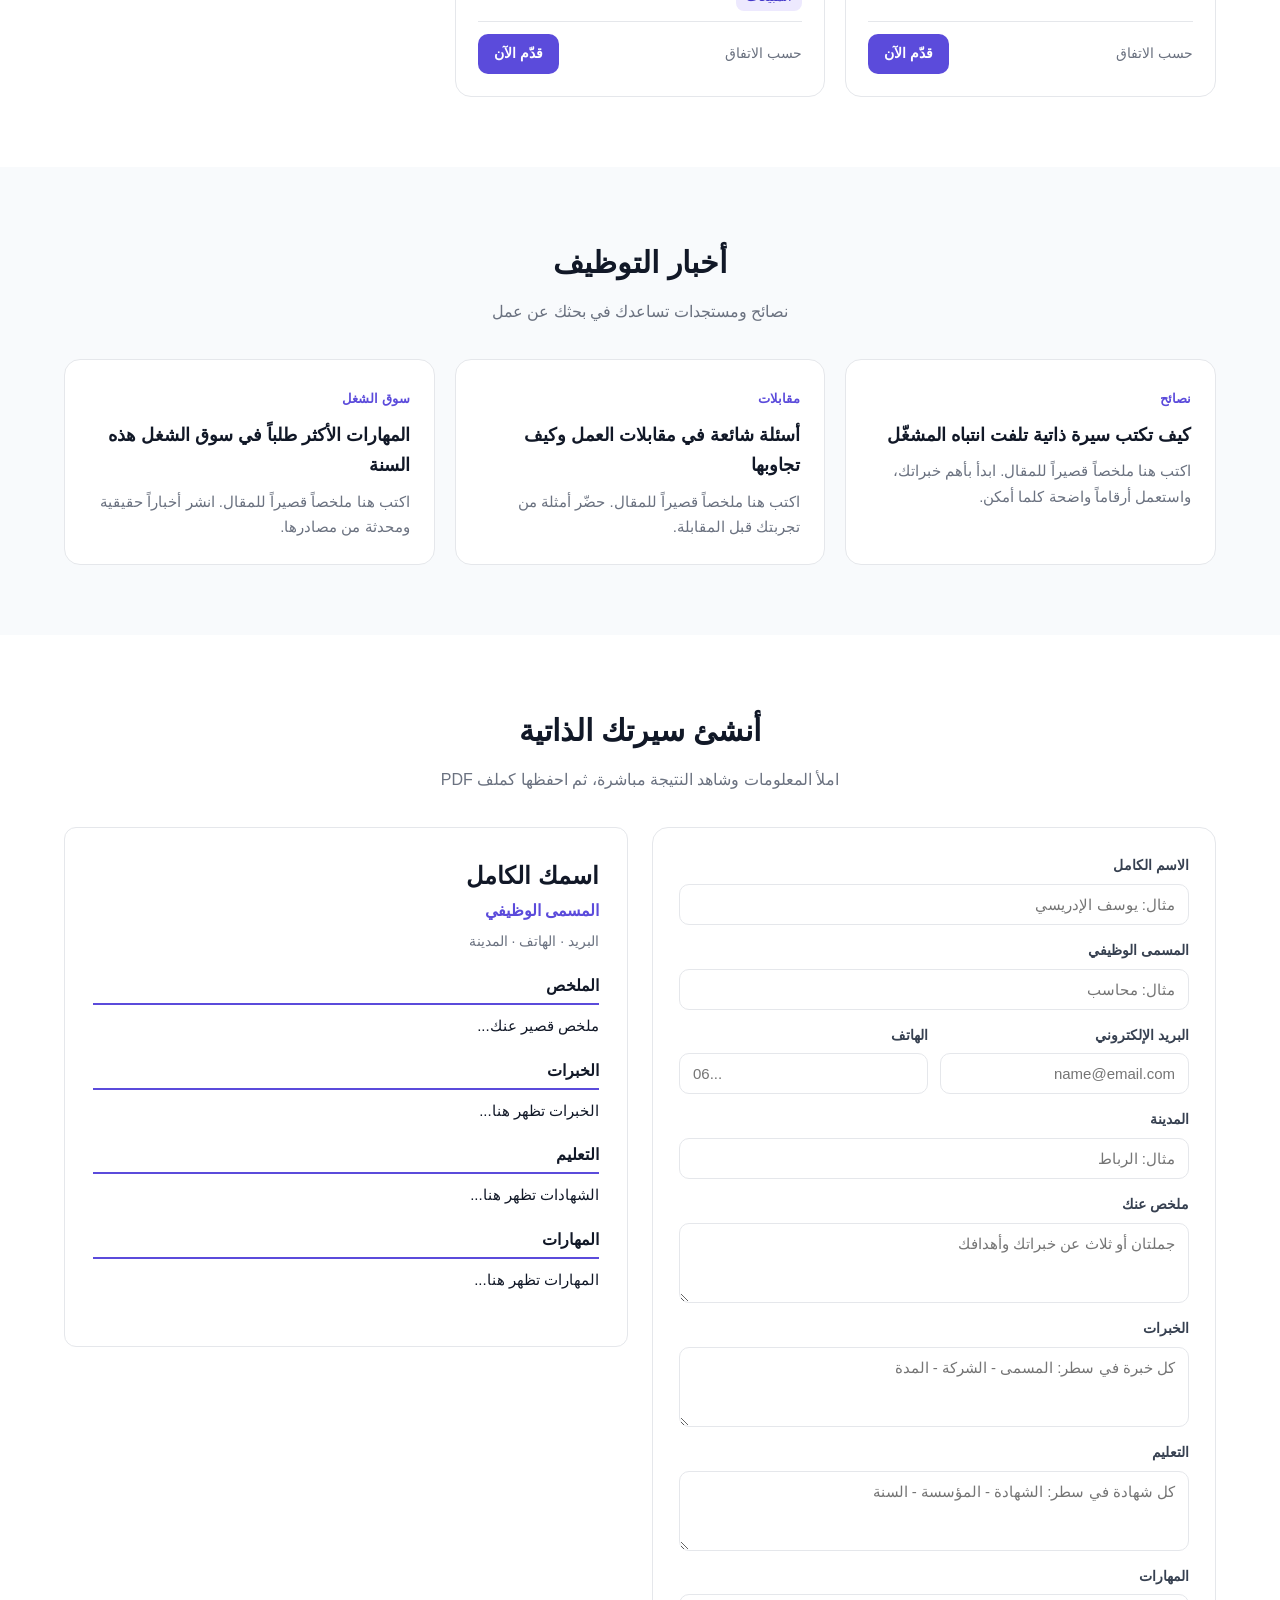
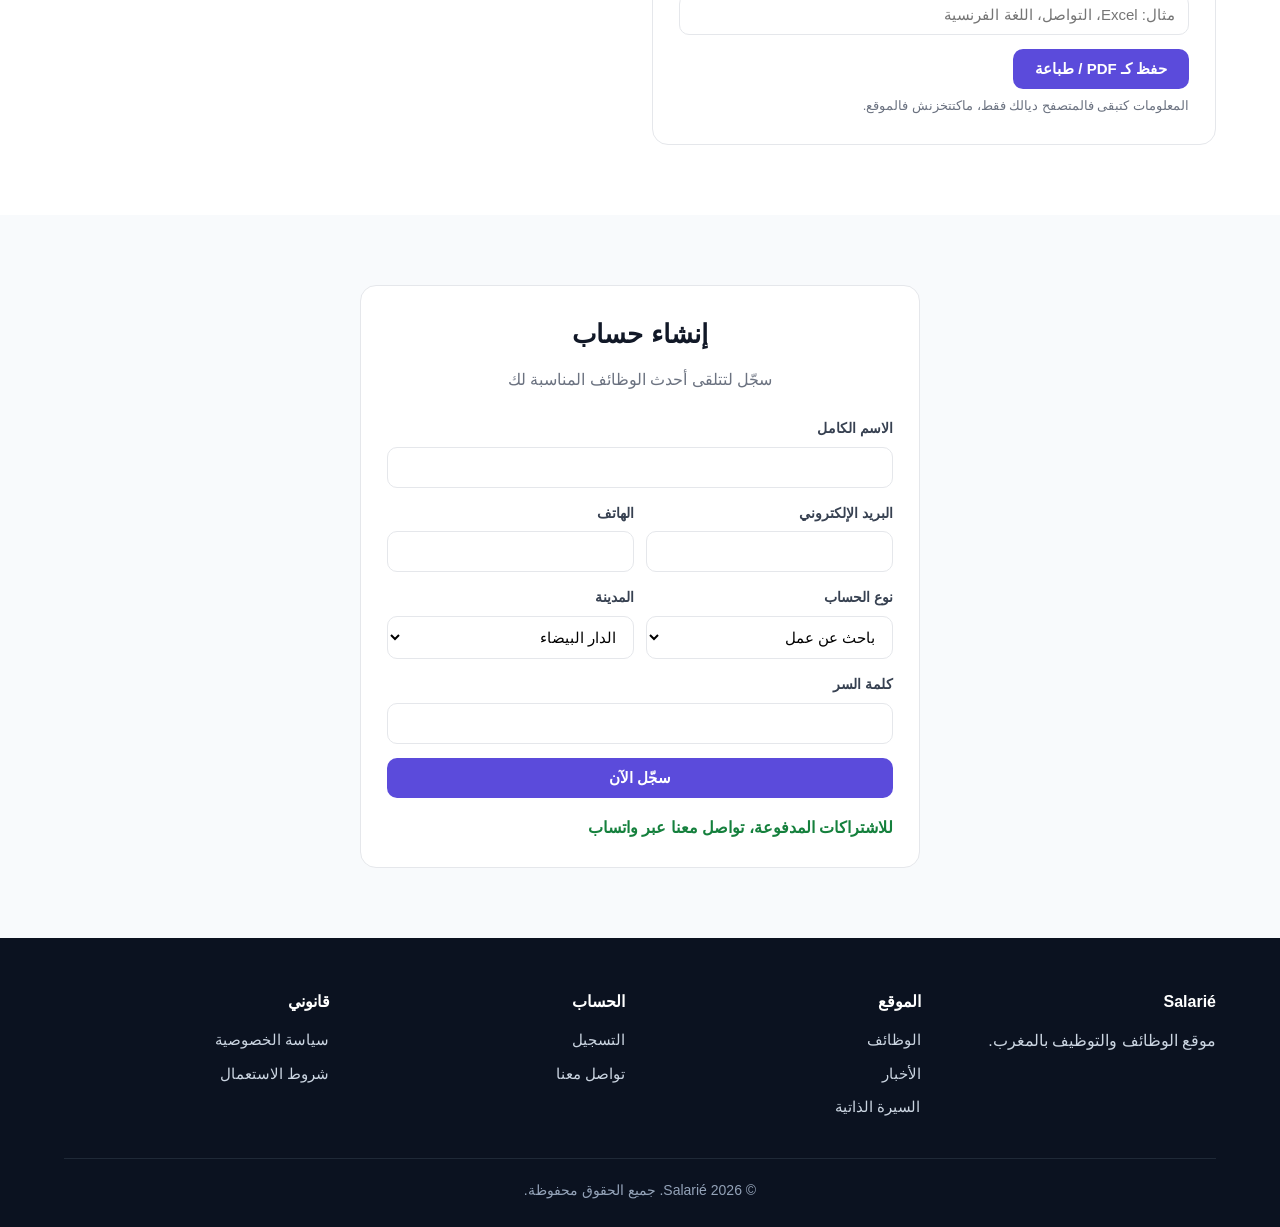
<file: jobs.html>
<!DOCTYPE html>
<html lang="ar" dir="rtl">
<head>
<meta charset="UTF-8">
<meta name="viewport" content="width=device-width, initial-scale=1.0">
<title>Salarié | الوظائف والتوظيف بالمغرب</title>
<meta name="description" content="ابحث عن وظيفة في المغرب، تابع أخبار التوظيف، وأنشئ سيرتك الذاتية بسهولة مع Salarié">
<style>
:root{--primary:#5b4bdb;--primary-dark:#4338ca;--ink:#111827;--muted:#6b7280;--line:#e5e7eb;--bg:#f8fafc;--soft:#ede9fe}
*{box-sizing:border-box;margin:0;padding:0}
html{scroll-behavior:smooth}
body{font-family:Tahoma,Arial,sans-serif;color:var(--ink);background:var(--bg);line-height:1.7}
a{color:inherit;text-decoration:none}
button,input,select,textarea{font-family:inherit;font-size:15px}
.container{max-width:1200px;margin:auto;padding:0 24px}

/* Header */
header{background:#fff;border-bottom:1px solid var(--line);position:sticky;top:0;z-index:20}
.nav{display:flex;justify-content:space-between;align-items:center;gap:16px;flex-wrap:wrap;padding:14px 0}
.logo{display:flex;align-items:center;gap:10px;font-size:22px;font-weight:bold}
.logo-mark{width:40px;height:40px;flex-shrink:0}
.menu{display:flex;gap:22px;flex-wrap:wrap}
.menu a{color:#374151;font-size:15px}
.menu a:hover{color:var(--primary)}

/* Buttons */
.btn{display:inline-flex;align-items:center;justify-content:center;gap:8px;padding:11px 22px;border-radius:10px;border:none;cursor:pointer;font-weight:bold;transition:.2s}
.btn-primary{background:var(--primary);color:#fff}
.btn-primary:hover{background:var(--primary-dark)}
.btn-soft{background:#fff;color:var(--primary);border:1px solid #c7d2fe}
.btn-soft:hover{background:var(--soft)}

/* Hero */
.hero{background:linear-gradient(180deg,#f5f3ff,#eef2ff 60%,#f8fafc);padding:70px 0 60px;text-align:center}
.hero h1{font-size:40px;line-height:1.5;margin-bottom:14px}
.hero h1 span{color:var(--primary)}
.hero p{color:#4b5563;font-size:18px;margin-bottom:32px}
.search{background:#fff;border:1px solid var(--line);border-radius:16px;padding:12px;display:grid;grid-template-columns:2fr 1fr auto;gap:10px;max-width:880px;margin:auto;box-shadow:0 14px 40px rgba(91,75,219,.12)}
.search input,.search select{border:1px solid var(--line);border-radius:10px;padding:12px 14px;width:100%;background:#fff}
.hero-stats{display:flex;justify-content:center;gap:16px;flex-wrap:wrap;margin-top:28px}
.hero-stats div{background:#fff;border:1px solid var(--line);border-radius:14px;padding:12px 22px;font-size:14px;color:var(--muted)}
.hero-stats b{display:block;font-size:22px;color:var(--ink)}

/* Sections */
section{padding:70px 0}
.alt{background:#fff}
.title{font-size:30px;text-align:center;margin-bottom:10px}
.lead{text-align:center;color:var(--muted);margin-bottom:34px}

/* Jobs */
.chips{display:flex;flex-wrap:wrap;gap:10px;justify-content:center;margin-bottom:30px}
.chip{border:1px solid var(--line);background:#fff;border-radius:999px;padding:8px 18px;cursor:pointer;color:#374151}
.chip:hover,.chip.active{background:var(--primary);color:#fff;border-color:var(--primary)}
.jobs{display:grid;grid-template-columns:repeat(auto-fill,minmax(300px,1fr));gap:20px}
.job{background:#fff;border:1px solid var(--line);border-radius:16px;padding:22px;display:flex;flex-direction:column;gap:10px;transition:.2s}
.job:hover{box-shadow:0 10px 25px rgba(0,0,0,.06);transform:translateY(-3px)}
.job h3{font-size:18px}
.job .company{color:var(--muted);font-size:14px}
.tags{display:flex;gap:8px;flex-wrap:wrap}
.tag{background:var(--soft);color:var(--primary-dark);border-radius:8px;padding:3px 10px;font-size:13px}
.job .meta{color:var(--muted);font-size:14px;display:flex;justify-content:space-between;align-items:center;gap:10px;margin-top:auto;padding-top:12px;border-top:1px solid var(--line)}
.job .btn{padding:8px 16px;font-size:14px}
.empty{text-align:center;color:var(--muted);grid-column:1/-1;padding:30px}

/* News */
.news{display:grid;grid-template-columns:repeat(auto-fit,minmax(260px,1fr));gap:20px}
.news-card{background:#fff;border:1px solid var(--line);border-radius:16px;padding:24px}
.news-card small{color:var(--primary);font-weight:bold}
.news-card h3{margin:8px 0;font-size:18px}
.news-card p{color:var(--muted);font-size:15px}

/* Forms and CV */
.two{display:grid;grid-template-columns:1fr 1fr;gap:24px;align-items:start}
.panel{background:#fff;border:1px solid var(--line);border-radius:16px;padding:26px}
.field{display:flex;flex-direction:column;gap:6px;margin-bottom:14px}
.field label{font-size:14px;color:#374151;font-weight:bold}
.field input,.field select,.field textarea{border:1px solid var(--line);border-radius:10px;padding:11px 13px;background:#fff;width:100%}
.field textarea{min-height:80px;resize:vertical}
.grid2{display:grid;grid-template-columns:1fr 1fr;gap:12px}
.note{font-size:13px;color:var(--muted);margin-top:6px}
.actions{display:flex;gap:10px;flex-wrap:wrap;margin-top:8px}
#cv-preview{background:#fff;border:1px solid var(--line);border-radius:12px;padding:28px;min-height:520px}
#cv-preview h2{font-size:24px}
#cv-preview .role{color:var(--primary);font-weight:bold;margin-bottom:6px}
#cv-preview .info{font-size:14px;color:var(--muted);margin-bottom:14px}
#cv-preview h4{border-bottom:2px solid var(--primary);padding-bottom:4px;margin:18px 0 8px}
#cv-preview p{white-space:pre-line;font-size:15px}
.ok{display:none;background:#dcfce7;color:#166534;border-radius:10px;padding:12px 14px;margin-top:14px;font-size:15px}
.wa{display:inline-block;margin-top:16px;color:#15803d;font-weight:bold}

/* Footer */
footer{background:#0b1220;color:#cbd5e1;padding:50px 0 24px}
.foot{display:grid;grid-template-columns:repeat(auto-fit,minmax(200px,1fr));gap:30px;margin-bottom:30px}
footer h4{color:#fff;margin-bottom:12px}
footer a{display:block;color:#cbd5e1;margin-bottom:8px;font-size:15px}
footer a:hover{color:#fff}
.copy{text-align:center;border-top:1px solid #1f2937;padding-top:20px;font-size:14px;color:#94a3b8}

/* Printing: only the CV is printed or saved as PDF */
@media print{
  body *{visibility:hidden}
  #cv-preview,#cv-preview *{visibility:visible}
  #cv-preview{position:absolute;top:0;left:0;width:100%;border:none}
}

@media(max-width:900px){
  .two{grid-template-columns:1fr}
  .search{grid-template-columns:1fr}
  .hero h1{font-size:30px}
  .menu{display:none}
}
@media(max-width:600px){
  .grid2{grid-template-columns:1fr}
}
</style>
</head>
<body>

<header>
  <div class="container nav">
    <a class="logo" href="index.html">
      <svg class="logo-mark" viewBox="0 0 120 120" aria-hidden="true">
        <defs>
          <linearGradient id="lbg" x1="0" y1="0" x2="1" y2="1">
            <stop offset="0" stop-color="#5b4bdb"/>
            <stop offset="1" stop-color="#8b7cf6"/>
          </linearGradient>
        </defs>
        <rect width="120" height="120" rx="30" fill="url(#lbg)"/>
        <path d="M84 38 C76 28 44 28 42 46 C40 60 80 60 80 76 C80 92 46 94 36 82" fill="none" stroke="#ffffff" stroke-width="13" stroke-linecap="round" stroke-linejoin="round"/>
        <circle cx="92" cy="26" r="7" fill="#fbbf24"/>
      </svg>
      <span>Salarié</span>
    </a>
    <nav class="menu">
      <a href="#jobs">الوظائف</a>
      <a href="#news">الأخبار</a>
      <a href="#cv">السيرة الذاتية</a>
      <a href="#register">التسجيل</a>
    </nav>
    <a class="btn btn-primary" href="#register">سجّل الآن</a>
  </div>
</header>

<div class="hero">
  <div class="container">
    <h1>ابحث عن <span>وظيفتك القادمة</span><br>في المغرب</h1>
    <p>فرص عمل في مختلف القطاعات، وأدوات تساعدك تتقدم بثقة.</p>
    <div class="search">
      <input id="q" type="text" placeholder="المسمى الوظيفي أو اسم الشركة...">
      <select id="city">
        <option value="">كل المدن</option>
        <option>الدار البيضاء</option>
        <option>الرباط</option>
        <option>طنجة</option>
        <option>مراكش</option>
        <option>فاس</option>
        <option>أكادير</option>
        <option>عن بعد</option>
      </select>
      <button class="btn btn-primary" id="searchBtn">ابحث</button>
    </div>
    <div class="hero-stats">
      <div><b id="jobCount">0</b>وظيفة منشورة</div>
      <div><b>8</b>قطاعات</div>
      <div><b>مجاني</b>إنشاء السيرة الذاتية</div>
    </div>
  </div>
</div>

<section id="jobs" class="alt">
  <div class="container">
    <h2 class="title">أحدث الوظائف</h2>
    <p class="lead">اختر قطاعاً، أو ابحث بالكلمات المفتاحية والمدينة</p>
    <div class="chips" id="sectorChips"></div>
    <div class="chips" id="chips"></div>
    <div class="jobs" id="jobList"></div>
  </div>
</section>

<section id="news">
  <div class="container">
    <h2 class="title">أخبار التوظيف</h2>
    <p class="lead">نصائح ومستجدات تساعدك في بحثك عن عمل</p>
    <div class="news">
      <article class="news-card">
        <small>نصائح</small>
        <h3>كيف تكتب سيرة ذاتية تلفت انتباه المشغّل</h3>
        <p>اكتب هنا ملخصاً قصيراً للمقال. ابدأ بأهم خبراتك، واستعمل أرقاماً واضحة كلما أمكن.</p>
      </article>
      <article class="news-card">
        <small>مقابلات</small>
        <h3>أسئلة شائعة في مقابلات العمل وكيف تجاوبها</h3>
        <p>اكتب هنا ملخصاً قصيراً للمقال. حضّر أمثلة من تجربتك قبل المقابلة.</p>
      </article>
      <article class="news-card">
        <small>سوق الشغل</small>
        <h3>المهارات الأكثر طلباً في سوق الشغل هذه السنة</h3>
        <p>اكتب هنا ملخصاً قصيراً للمقال. انشر أخباراً حقيقية ومحدثة من مصادرها.</p>
      </article>
    </div>
  </div>
</section>

<section id="cv" class="alt">
  <div class="container">
    <h2 class="title">أنشئ سيرتك الذاتية</h2>
    <p class="lead">املأ المعلومات وشاهد النتيجة مباشرة، ثم احفظها كملف PDF</p>
    <div class="two">
      <div class="panel">
        <form id="cvForm" onsubmit="return false">
          <div class="field"><label for="cvName">الاسم الكامل</label><input id="cvName" type="text" placeholder="مثال: يوسف الإدريسي"></div>
          <div class="field"><label for="cvRole">المسمى الوظيفي</label><input id="cvRole" type="text" placeholder="مثال: محاسب"></div>
          <div class="grid2">
            <div class="field"><label for="cvEmail">البريد الإلكتروني</label><input id="cvEmail" type="email" placeholder="name@email.com"></div>
            <div class="field"><label for="cvPhone">الهاتف</label><input id="cvPhone" type="tel" placeholder="06..."></div>
          </div>
          <div class="field"><label for="cvCity">المدينة</label><input id="cvCity" type="text" placeholder="مثال: الرباط"></div>
          <div class="field"><label for="cvSummary">ملخص عنك</label><textarea id="cvSummary" placeholder="جملتان أو ثلاث عن خبراتك وأهدافك"></textarea></div>
          <div class="field"><label for="cvExp">الخبرات</label><textarea id="cvExp" placeholder="كل خبرة في سطر: المسمى - الشركة - المدة"></textarea></div>
          <div class="field"><label for="cvEdu">التعليم</label><textarea id="cvEdu" placeholder="كل شهادة في سطر: الشهادة - المؤسسة - السنة"></textarea></div>
          <div class="field"><label for="cvSkills">المهارات</label><input id="cvSkills" type="text" placeholder="مثال: Excel، التواصل، اللغة الفرنسية"></div>
          <div class="actions">
            <button class="btn btn-primary" id="printBtn" type="button">حفظ كـ PDF / طباعة</button>
          </div>
          <p class="note">المعلومات كتبقى فالمتصفح ديالك فقط، ماكتتخزنش فالموقع.</p>
        </form>
      </div>
      <div>
        <div id="cv-preview">
          <h2 id="pName">اسمك الكامل</h2>
          <div class="role" id="pRole">المسمى الوظيفي</div>
          <div class="info" id="pInfo">البريد · الهاتف · المدينة</div>
          <h4>الملخص</h4>
          <p id="pSummary">ملخص قصير عنك...</p>
          <h4>الخبرات</h4>
          <p id="pExp">الخبرات تظهر هنا...</p>
          <h4>التعليم</h4>
          <p id="pEdu">الشهادات تظهر هنا...</p>
          <h4>المهارات</h4>
          <p id="pSkills">المهارات تظهر هنا...</p>
        </div>
      </div>
    </div>
  </div>
</section>

<section id="register">
  <div class="container">
    <div class="panel" style="max-width:560px;margin:auto">
      <h2 class="title" style="font-size:26px">إنشاء حساب</h2>
      <p class="lead" style="margin-bottom:24px">سجّل لتتلقى أحدث الوظائف المناسبة لك</p>
      <form id="regForm">
        <div class="field"><label for="regName">الاسم الكامل</label><input id="regName" type="text" required></div>
        <div class="grid2">
          <div class="field"><label for="regEmail">البريد الإلكتروني</label><input id="regEmail" type="email" required></div>
          <div class="field"><label for="regPhone">الهاتف</label><input id="regPhone" type="tel"></div>
        </div>
        <div class="grid2">
          <div class="field">
            <label for="regType">نوع الحساب</label>
            <select id="regType">
              <option>باحث عن عمل</option>
              <option>شركة تبحث عن موظفين</option>
            </select>
          </div>
          <div class="field">
            <label for="regCity">المدينة</label>
            <select id="regCity">
              <option>الدار البيضاء</option>
              <option>الرباط</option>
              <option>طنجة</option>
              <option>مراكش</option>
              <option>فاس</option>
              <option>أكادير</option>
              <option>أخرى</option>
            </select>
          </div>
        </div>
        <div class="field"><label for="regPass">كلمة السر</label><input id="regPass" type="password" minlength="6" required></div>
        <button class="btn btn-primary" type="submit" style="width:100%">سجّل الآن</button>
      </form>
      <div class="ok" id="regOk">شكراً، تم استلام طلبك. (نسخة تجريبية: الحسابات غادي تتحفظ بعد ربط قاعدة البيانات)</div>
      <a class="wa" href="https://wa.me/212600000000" target="_blank" rel="noopener">للاشتراكات المدفوعة، تواصل معنا عبر واتساب</a>
    </div>
  </div>
</section>

<footer>
  <div class="container">
    <div class="foot">
      <div>
        <h4>Salarié</h4>
        <p>موقع الوظائف والتوظيف بالمغرب.</p>
      </div>
      <div>
        <h4>الموقع</h4>
        <a href="#jobs">الوظائف</a>
        <a href="#news">الأخبار</a>
        <a href="#cv">السيرة الذاتية</a>
      </div>
      <div>
        <h4>الحساب</h4>
        <a href="#register">التسجيل</a>
        <a href="#register">تواصل معنا</a>
      </div>
      <div>
        <h4>قانوني</h4>
        <a href="#">سياسة الخصوصية</a>
        <a href="#">شروط الاستعمال</a>
      </div>
    </div>
    <div class="copy">© 2026 Salarié. جميع الحقوق محفوظة.</div>
  </div>
</footer>

<script>
  /* Sample jobs: replace with real data later (Supabase). */
  const jobs = [
    { title: "مطور واجهات أمامية", sector: "private", company: "شركة تقنية", city: "الدار البيضاء", type: "دوام كامل", category: "تقنية المعلومات", salary: "حسب الاتفاق" },
    { title: "محاسب", sector: "private", company: "شركة تجارية", city: "الرباط", type: "دوام كامل", category: "المحاسبة والمالية", salary: "حسب الاتفاق" },
    { title: "أستاذ لغة فرنسية", sector: "public", company: "أكاديمية جهوية للتربية والتكوين", city: "فاس", type: "دوام جزئي", category: "التعليم", salary: "حسب الاتفاق" },
    { title: "مسؤول تسويق رقمي", sector: "private", company: "وكالة إعلانية", city: "مراكش", type: "دوام كامل", category: "التسويق", salary: "حسب الاتفاق" },
    { title: "ممرض / ممرضة", sector: "public", company: "مستشفى جهوي", city: "طنجة", type: "دوام كامل", category: "الصحة", salary: "حسب الاتفاق" },
    { title: "مصمم جرافيك", sector: "private", company: "استوديو تصميم", city: "عن بعد", type: "عمل حر", category: "التصميم", salary: "حسب المشروع" },
    { title: "مهندس مدني", sector: "public", company: "المديرية الجهوية للتجهيز", city: "أكادير", type: "دوام كامل", category: "الهندسة", salary: "حسب الاتفاق" },
    { title: "موظف مبيعات", sector: "private", company: "متجر إلكتروني", city: "الدار البيضاء", type: "دوام كامل", category: "المبيعات", salary: "حسب الاتفاق" }
  ];

  const sectors = [["all", "الكل"], ["public", "القطاع العام"], ["private", "القطاع الخاص"]];
  let activeSector = new URLSearchParams(location.search).get("sector") || "all";

  const categories = ["الكل", "تقنية المعلومات", "المحاسبة والمالية", "التعليم", "التسويق", "الصحة", "الهندسة", "المبيعات", "التصميم"];
  let activeCategory = "الكل";

  const $ = (id) => document.getElementById(id);

  function renderSectors() {
    $("sectorChips").innerHTML = sectors.map(([k, label]) =>
      `<button class="chip ${k === activeSector ? "active" : ""}" data-sector="${k}">${label}</button>`
    ).join("");
  }

  $("sectorChips").addEventListener("click", (e) => {
    const btn = e.target.closest(".chip");
    if (!btn) return;
    activeSector = btn.dataset.sector;
    renderSectors();
    renderJobs();
  });

  function renderChips() {
    $("chips").innerHTML = categories.map(c =>
      `<button class="chip ${c === activeCategory ? "active" : ""}" data-cat="${c}">${c}</button>`
    ).join("");
  }

  function jobCard(j) {
    return `<article class="job">
      <h3>${j.title}</h3>
      <div class="company">${j.company}</div>
      <div class="tags">
        <span class="tag">📍 ${j.city}</span>
        <span class="tag">${j.type}</span>
        <span class="tag">${j.sector === "public" ? "قطاع عام" : "قطاع خاص"}</span>
        <span class="tag">${j.category}</span>
      </div>
      <div class="meta">
        <span>${j.salary}</span>
        <a class="btn btn-primary" href="#register">قدّم الآن</a>
      </div>
    </article>`;
  }

  function renderJobs() {
    const q = $("q").value.trim().toLowerCase();
    const city = $("city").value;
    const list = jobs.filter(j =>
      (activeSector === "all" || j.sector === activeSector) &&
      (activeCategory === "الكل" || j.category === activeCategory) &&
      (!city || j.city === city) &&
      (!q || (j.title + " " + j.company + " " + j.category).toLowerCase().includes(q))
    );
    $("jobList").innerHTML = list.length
      ? list.map(jobCard).join("")
      : `<div class="empty">ما لقيناش وظائف مطابقة، جرّب كلمات أو مدينة أخرى.</div>`;
  }

  $("chips").addEventListener("click", (e) => {
    const btn = e.target.closest(".chip");
    if (!btn) return;
    activeCategory = btn.dataset.cat;
    renderChips();
    renderJobs();
  });
  $("searchBtn").addEventListener("click", () => {
    renderJobs();
    location.hash = "#jobs";
  });
  $("q").addEventListener("input", renderJobs);
  $("city").addEventListener("change", renderJobs);

  /* CV live preview */
  const cvFields = {
    cvName: "pName", cvRole: "pRole", cvSummary: "pSummary",
    cvExp: "pExp", cvEdu: "pEdu", cvSkills: "pSkills"
  };
  const emptyText = {
    pName: "اسمك الكامل", pRole: "المسمى الوظيفي", pSummary: "ملخص قصير عنك...",
    pExp: "الخبرات تظهر هنا...", pEdu: "الشهادات تظهر هنا...", pSkills: "المهارات تظهر هنا..."
  };
  function updateCV() {
    Object.keys(cvFields).forEach(inputId => {
      const value = $(inputId).value.trim();
      $(cvFields[inputId]).textContent = value || emptyText[cvFields[inputId]];
    });
    const info = [$("cvEmail").value.trim(), $("cvPhone").value.trim(), $("cvCity").value.trim()]
      .filter(Boolean).join(" · ");
    $("pInfo").textContent = info || "البريد · الهاتف · المدينة";
  }
  document.querySelectorAll("#cvForm input, #cvForm textarea").forEach(el =>
    el.addEventListener("input", updateCV)
  );
  $("printBtn").addEventListener("click", () => window.print());

  /* Registration (demo only). Connect Supabase here later to save users. */
  $("regForm").addEventListener("submit", (e) => {
    e.preventDefault();
    $("regOk").style.display = "block";
    e.target.reset();
  });

  $("jobCount").textContent = jobs.length;
  renderSectors();
  renderChips();
  renderJobs();
  updateCV();
</script>

</body>
</html>
</file>
